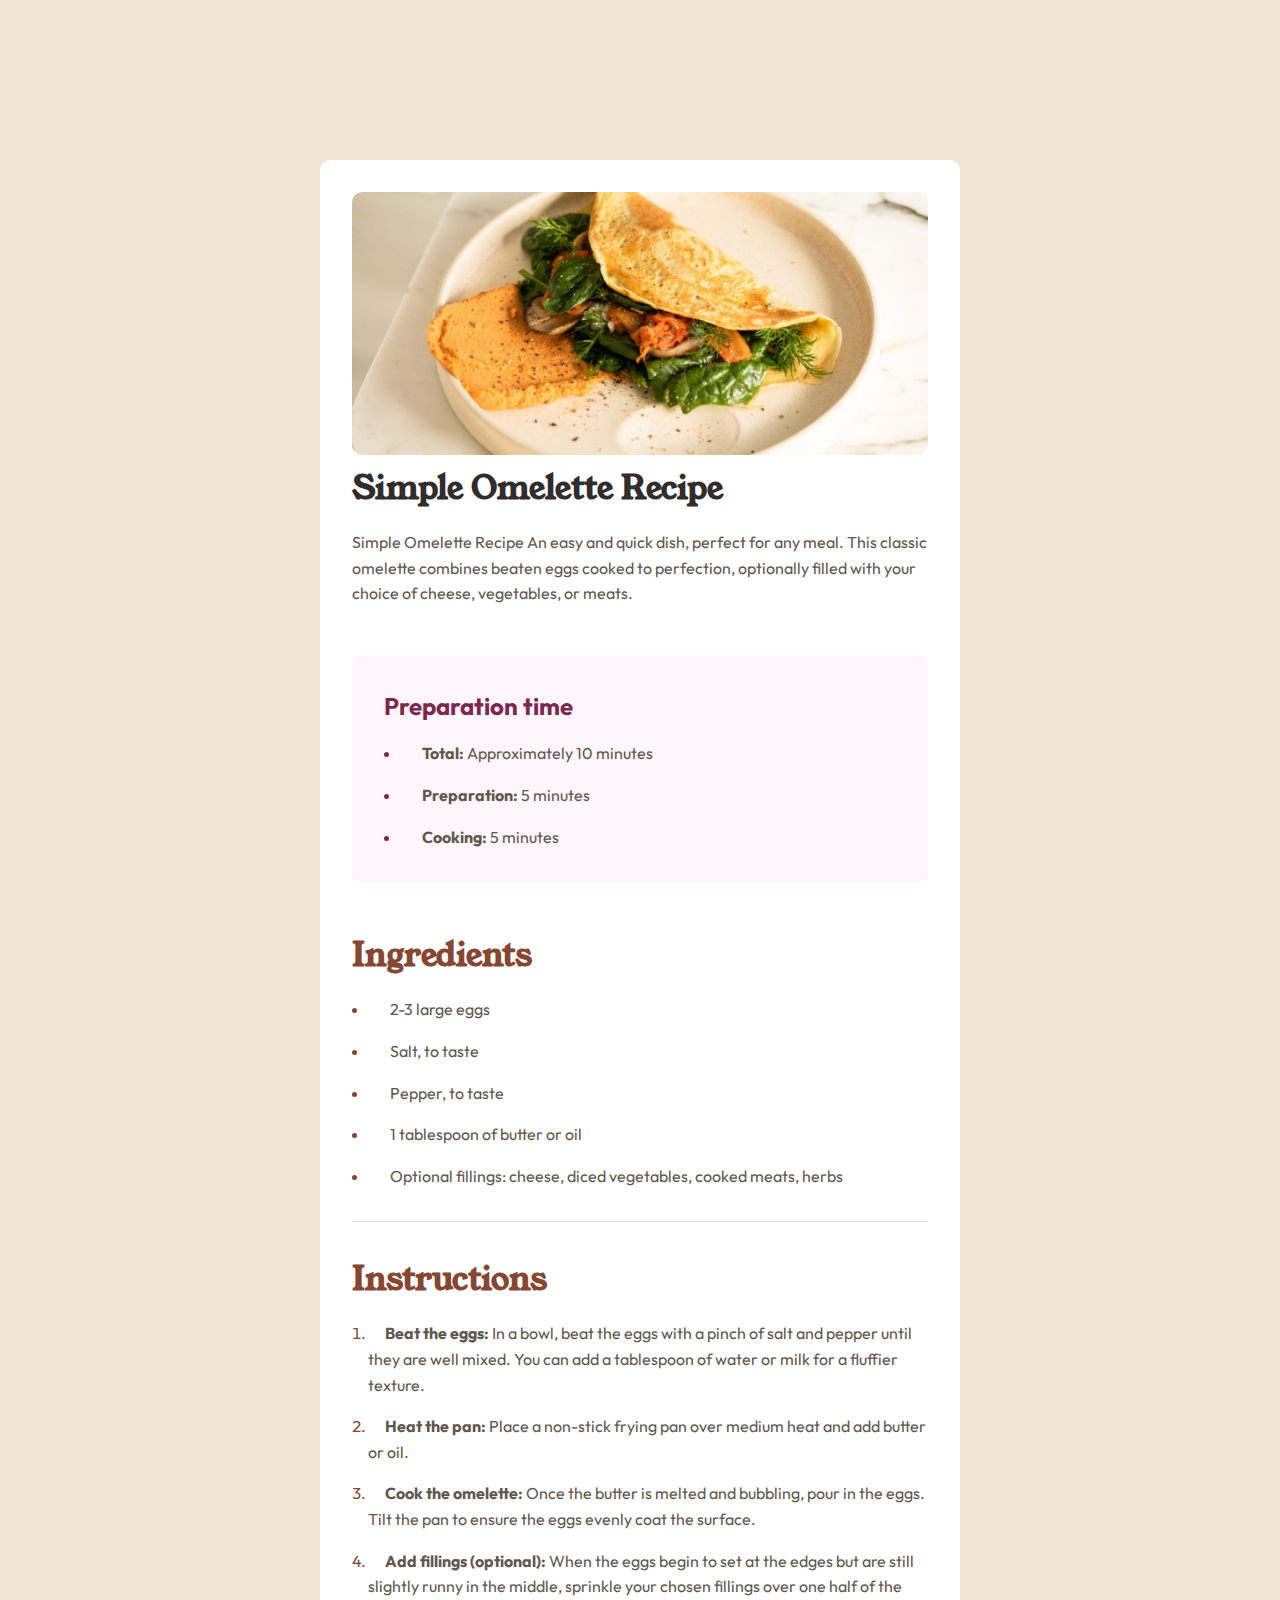
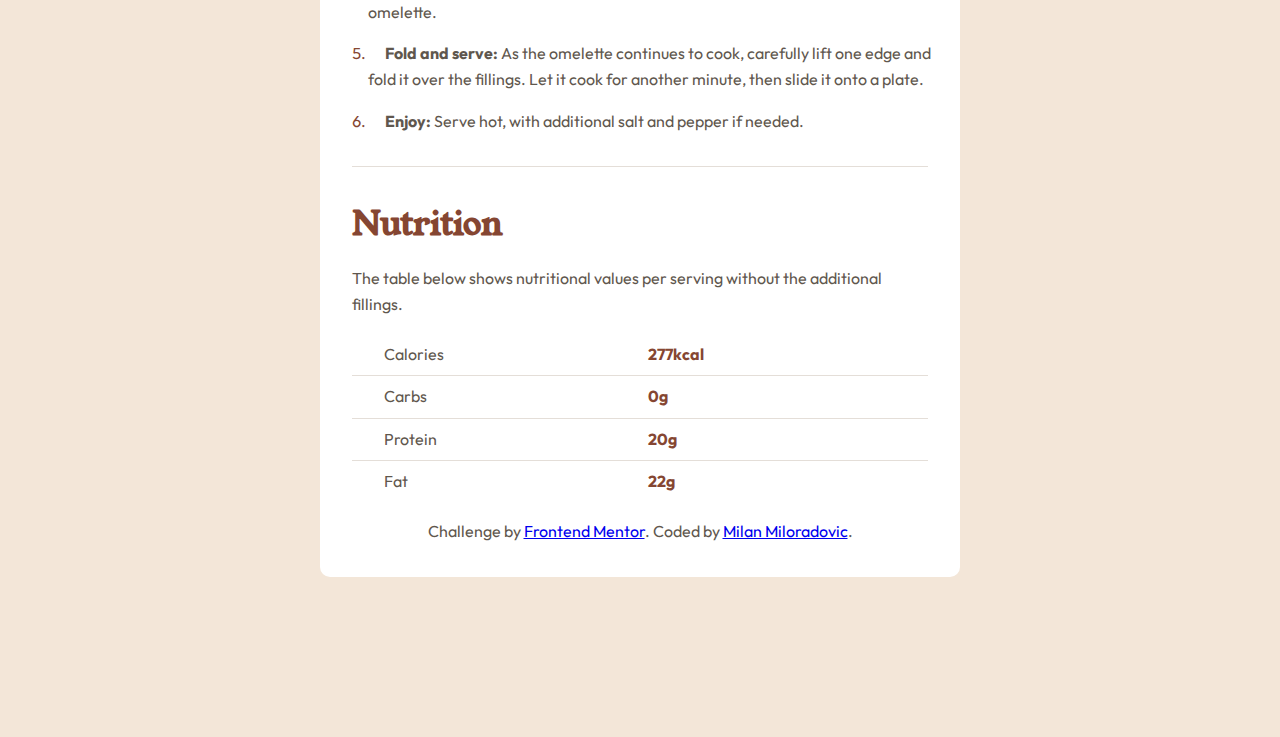
<file: recipe-page-main/index.html>
<!DOCTYPE html>
<html lang="en">
  <head>
    <meta charset="UTF-8" />
    <meta name="viewport" content="width=device-width, initial-scale=1.0" />

    <link href="./style.css" rel="stylesheet" />

    <link
      rel="icon"
      type="image/png"
      sizes="32x32"
      href="./images/favicon-32x32.png"
    />

    <title>Receipe Page Main</title>
  </head>
  <body>
    <div class="container">
      <header class="header">
        <div class="header-img">
          <img src="./images/image-omelette.jpeg" alt="Omelette" />
        </div>
        <h1 class="title">Simple Omelette Recipe</h1>
        <p>
          Simple Omelette Recipe An easy and quick dish, perfect for any meal.
          This classic omelette combines beaten eggs cooked to perfection,
          optionally filled with your choice of cheese, vegetables, or meats.
        </p>
      </header>

      <section class="preparation">
        <h2>Preparation time</h2>
        <ul class="preparation-list">
          <li>
            <span><b>Total:</b> Approximately 10 minutes</span>
          </li>
          <li>
            <span><b>Preparation:</b> 5 minutes</span>
          </li>
          <li>
            <span><b>Cooking:</b> 5 minutes</span>
          </li>
        </ul>
      </section>

      <section class="ingredients">
        <h1>Ingredients</h1>
        <ul class="ingredient-list">
          <li><span>2-3 large eggs</span></li>
          <li><span>Salt, to taste</span></li>
          <li><span>Pepper, to taste</span></li>
          <li><span>1 tablespoon of butter or oil</span></li>
          <li>
            <span
              >Optional fillings: cheese, diced vegetables, cooked meats,
              herbs</span
            >
          </li>
        </ul>
      </section>

      <section class="instructions">
        <h1>Instructions</h1>
        <ol class="instruction-list">
          <li>
            <span>
              <b>Beat the eggs:</b> In a bowl, beat the eggs with a pinch of
              salt and pepper until they are well mixed. You can add a
              tablespoon of water or milk for a fluffier texture.
            </span>
          </li>
          <li>
            <span>
              <b>Heat the pan:</b> Place a non-stick frying pan over medium heat
              and add butter or oil.
            </span>
          </li>
          <li>
            <span>
              <b>Cook the omelette:</b> Once the butter is melted and bubbling,
              pour in the eggs. Tilt the pan to ensure the eggs evenly coat the
              surface.
            </span>
          </li>
          <li>
            <span>
              <b>Add fillings (optional):</b> When the eggs begin to set at the
              edges but are still slightly runny in the middle, sprinkle your
              chosen fillings over one half of the omelette.
            </span>
          </li>
          <li>
            <span>
              <b>Fold and serve:</b> As the omelette continues to cook,
              carefully lift one edge and fold it over the fillings. Let it cook
              for another minute, then slide it onto a plate.
            </span>
          </li>
          <li>
            <span>
              <b>Enjoy:</b> Serve hot, with additional salt and pepper if
              needed.
            </span>
          </li>
        </ol>
      </section>

      <section class="nutrition">
        <h1>Nutrition</h1>
        <p>
          The table below shows nutritional values per serving without the
          additional fillings.
        </p>

        <table>
          <tbody>
            <tr>
              <td class="name">Calories</td>
              <td class="unit">277kcal</td>
            </tr>
            <tr>
              <td class="name">Carbs</td>
              <td class="unit">0g</td>
            </tr>
            <tr>
              <td class="name">Protein</td>
              <td class="unit">20g</td>
            </tr>
            <tr>
              <td class="name">Fat</td>
              <td class="unit">22g</td>
            </tr>
          </tbody>
        </table>
      </section>

      <div class="attribution">
        Challenge by
        <a href="https://www.frontendmentor.io?ref=challenge" target="_blank"
          >Frontend Mentor</a
        >. Coded by
        <a href="https://www.frontendmentor.io/profile/milanmiloradovic"
          >Milan Miloradovic</a
        >.
      </div>
    </div>
  </body>
</html>
</file>
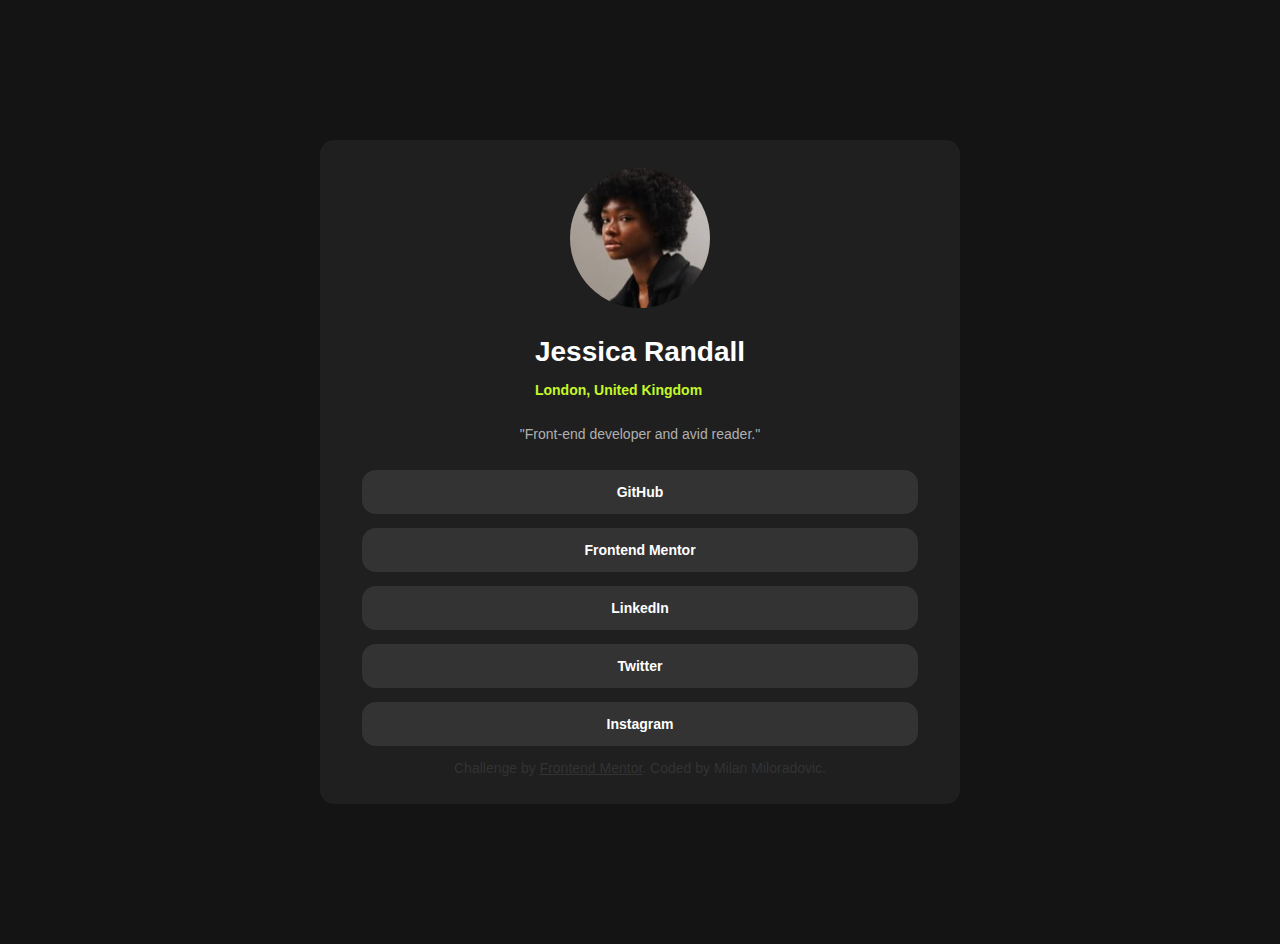
<file: social-links-profile-main/index.html>
<!DOCTYPE html>
<html lang="en">
  <head>
    <meta charset="UTF-8" />
    <meta name="viewport" content="width=device-width, initial-scale=1.0" />

    <link href="./style.css" rel="stylesheet" />

    <link
      rel="icon"
      type="image/png"
      sizes="32x32"
      href="./images/favicon-32x32.png"
    />

    <title>Frontend Mentor | Social links profile</title>
  </head>
  <body>
    <div class="container">
      <section class="profile">
        <img
          class="profile-img"
          src="./images/avatar-jessica.jpeg"
          alt="Profile Image"
        />
        <div class="profile-heading">
          <h1 class="name">Jessica Randall</h1>
          <h3 class="place">London, United Kingdom</h3>
        </div>
        <p class="job">"Front-end developer and avid reader."</p>
      </section>
      <section class="social">
        <ul class="social-links">
          <li><a class="social-link" href="#">GitHub</a></li>
          <li><a class="social-link" href="#">Frontend Mentor</a></li>
          <li><a class="social-link" href="#">LinkedIn</a></li>
          <li><a class="social-link" href="#">Twitter</a></li>
          <li><a class="social-link" href="#">Instagram</a></li>
        </ul>
      </section>
      <div class="attribution">
        Challenge by
        <a href="https://www.frontendmentor.io?ref=challenge" target="_blank"
          >Frontend Mentor</a
        >. Coded by
        <a href="https://www.frontendmentor.io/profile/milanmiloradovic"></a>
          Milan Miloradovic</a
        >.
      </div>
    </div>
  </body>
</html>
</file>
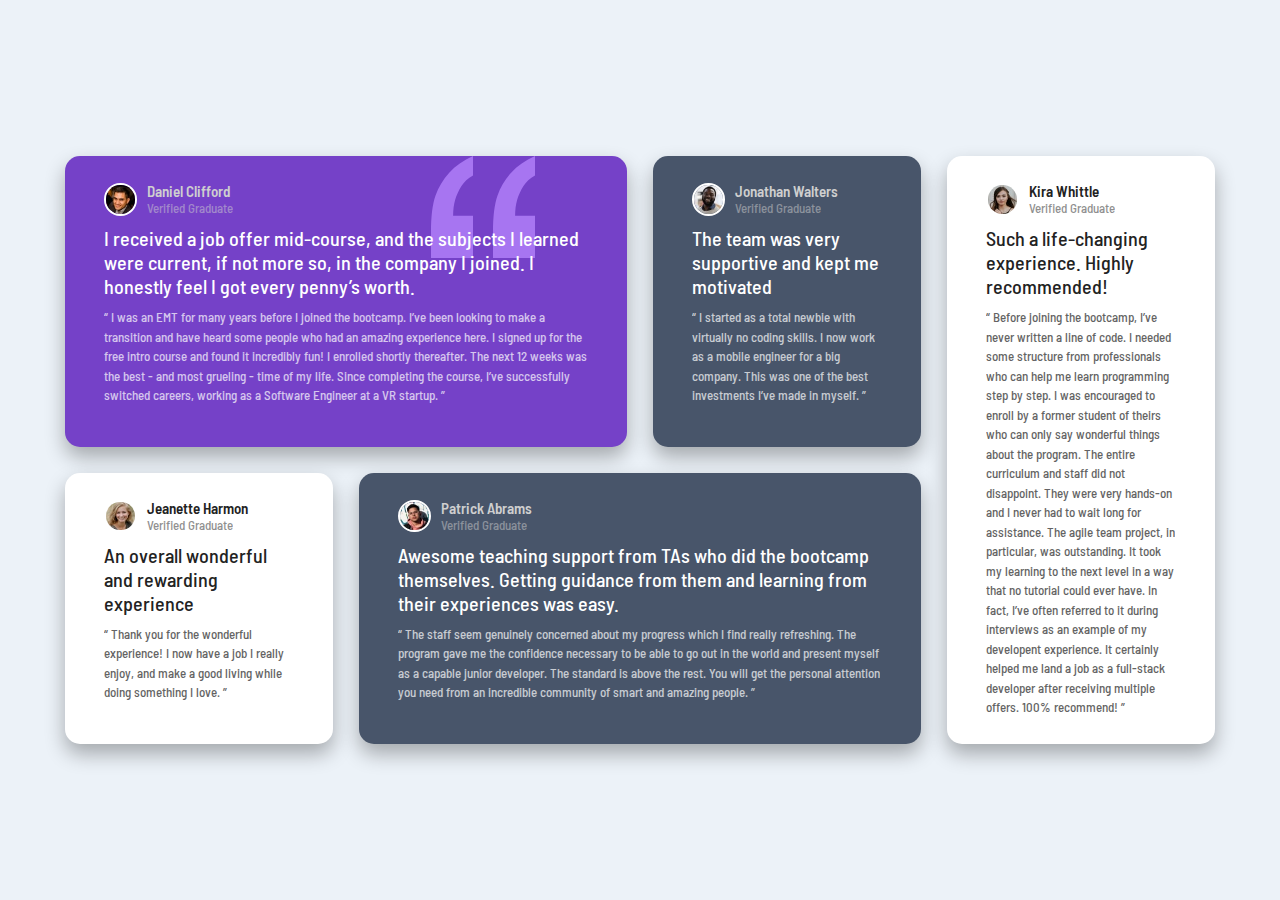
<file: testimonials-grid-section/index.html>
<!DOCTYPE html>
<html lang="en">
  <head>
    <meta charset="UTF-8" />
    <meta name="viewport" content="width=device-width, initial-scale=1.0" />

    <link rel="stylesheet" href="./style.css" />

    <link
      rel="icon"
      type="image/png"
      sizes="32x32"
      href="./images/favicon-32x32.png"
    />

    <title>Frontend Mentor | [Challenge Name Here]</title>
  </head>
  <body>
    <main>
      <article class="card card--1">
        <div class="card--head">
          <img src="./images/image-daniel.jpg" alt="Daniel Photo" />
          <div class="card--user">
            <div class="name">Daniel Clifford</div>
            <p class="title">Verified Graduate</p>
          </div>
        </div>
        <div class="card--heading">
          I received a job offer mid-course, and the subjects I learned were
          current, if not more so, in the company I joined. I honestly feel I
          got every penny’s worth.
        </div>
        <p class="card--detail">
          “ I was an EMT for many years before I joined the bootcamp. I’ve been
          looking to make a transition and have heard some people who had an
          amazing experience here. I signed up for the free intro course and
          found it incredibly fun! I enrolled shortly thereafter. The next 12
          weeks was the best - and most grueling - time of my life. Since
          completing the course, I’ve successfully switched careers, working as
          a Software Engineer at a VR startup. ”
        </p>
      </article>
      <article class="card card--2">
        <div class="card--head">
          <img src="./images/image-jonathan.jpg" alt="Jonathan Photo" />
          <div class="card--user">
            <div class="name">Jonathan Walters</div>
            <p class="title">Verified Graduate</p>
          </div>
        </div>
        <div class="card--heading">
          The team was very supportive and kept me motivated
        </div>
        <p class="card--detail">
          “ I started as a total newbie with virtually no coding skills. I now
          work as a mobile engineer for a big company. This was one of the best
          investments I’ve made in myself. ”
        </p>
      </article>
      <article class="card card--3">
        <div class="card--head">
          <img src="./images/image-jeanette.jpg" alt="Jeanette Photo" />
          <div class="card--user">
            <div class="name">Jeanette Harmon</div>
            <p class="title">Verified Graduate</p>
          </div>
        </div>
        <div class="card--heading">
          An overall wonderful and rewarding experience
        </div>
        <p class="card--detail">
          “ Thank you for the wonderful experience! I now have a job I really
          enjoy, and make a good living while doing something I love. ”
        </p>
      </article>
      <article class="card card--4">
        <div class="card--head">
          <img src="./images/image-patrick.jpg" alt="Patrick Photo" />
          <div class="card--user">
            <div class="name">Patrick Abrams</div>
            <p class="title">Verified Graduate</p>
          </div>
        </div>
        <div class="card--heading">
          Awesome teaching support from TAs who did the bootcamp themselves.
          Getting guidance from them and learning from their experiences was
          easy.
        </div>
        <p class="card--detail">
          “ The staff seem genuinely concerned about my progress which I find
          really refreshing. The program gave me the confidence necessary to be
          able to go out in the world and present myself as a capable junior
          developer. The standard is above the rest. You will get the personal
          attention you need from an incredible community of smart and amazing
          people. ”
        </p>
      </article>
      <article class="card card--5">
        <div class="card--head">
          <img src="./images/image-kira.jpg" alt="Kira Photo" />
          <div class="card--user">
            <div class="name">Kira Whittle</div>
            <p class="title">Verified Graduate</p>
          </div>
        </div>
        <div class="card--heading">
          Such a life-changing experience. Highly recommended!
        </div>
        <p class="card--detail">
          “ Before joining the bootcamp, I’ve never written a line of code. I
          needed some structure from professionals who can help me learn
          programming step by step. I was encouraged to enroll by a former
          student of theirs who can only say wonderful things about the program.
          The entire curriculum and staff did not disappoint. They were very
          hands-on and I never had to wait long for assistance. The agile team
          project, in particular, was outstanding. It took my learning to the
          next level in a way that no tutorial could ever have. In fact, I’ve
          often referred to it during interviews as an example of my developent
          experience. It certainly helped me land a job as a full-stack
          developer after receiving multiple offers. 100% recommend! ”
        </p>
      </article>
    </main>
    <!-- <div class="attribution">
      Challenge by
      <a href="https://www.frontendmentor.io?ref=challenge" target="_blank"
        >Frontend Mentor</a
      >. Coded by <a href="#">Your Name Here</a>.
    </div> -->
  </body>
</html>
</file>
<file: recipe-page-main/style.css>
@import url("https://fonts.googleapis.com/css2?family=Outfit:wght@400;600;700&family=Young+Serif&display=swap");

:root {
  --nutmeg: hsl(14, 45%, 36%);
  --dark-raspberry: hsl(332, 51%, 32%);
  --white: hsl(0, 0%, 100%);
  --rose-white: hsl(330, 100%, 98%);
  --eggshell: hsl(30, 54%, 90%);
  --lightgrey: hsl(30, 18%, 87%);
  --wengebrown: hsl(30, 10%, 34%);
  --dark-charcoal: hsl(24, 5%, 18%);
}

* {
  padding: 0;
  margin: 0;
  box-sizing: border-box;
}

html {
  font-size: 16px;
}

body {
  font-family: "Outfit", sans-serif;
  line-height: 1.6;
  font-weight: 400;
  background-color: var(--eggshell);
  color: var(--wengebrown);
}

.container {
  background-color: var(--white);
  max-width: 50%;
  margin: 10rem auto;
  border-radius: 10px;
  padding: 2rem;
  box-sizing: border-box;
}

h1 {
  font-size: 2rem;
  margin-bottom: 1rem;
  font-family: "Young Serif", serif;
  font-weight: 600;
  color: var(--nutmeg);
}

.ingredients,
.instructions {
  margin-bottom: 2rem;
  padding-bottom: 2rem;
  border-bottom: 1px solid var(--lightgrey);
}

.preparation-list,
.ingredient-list,
.instruction-list {
  list-style-position: inside;
  display: flex;
  flex-direction: column;
  gap: 1rem;
}

.preparation-list li span,
.ingredient-list li span,
.instruction-list li span {
  position: relative;
  left: 1rem;
}

.ingredient-list li::marker,
.instruction-list li::marker {
  color: var(--nutmeg);
}

.preparation-list li::marker {
  color: var(--dark-raspberry);
}

img {
  max-width: 100%;
  border-radius: 10px;
}

.title {
  font-family: "Young Serif", serif;
  font-weight: 700;
  color: var(--dark-charcoal);
  margin-bottom: 1rem 0;
  font-size: 3rem;
}

.preparation {
  margin: 3rem 0;
  background-color: var(--rose-white);
  border-radius: 10px;
  padding: 2rem;
}

.preparation h2 {
  margin-bottom: 1rem;
  color: var(--dark-raspberry);
}

.nutrition p {
  margin-bottom: 1rem;
}

table {
  border-collapse: collapse;
  width: 100%;
}

table tr {
  border-bottom: 1px solid var(--lightgrey);
}

table tr:last-child {
  border-bottom: none;
}

table th,
table td {
  padding: 0.5rem;
}

.name {
  padding-left: 2rem;
  width: 50%;
}

.unit {
  color: var(--nutmeg);
  font-weight: 700;
}

.attribution {
  text-align: center;
  margin-top: 1rem;
}

@media (max-width: 90em) {
  .title {
    font-size: 2rem;
  }
}

@media (max-width: 30em) {
  .container {
    max-width: 100%;
    margin: 0;
    border-radius: 0;
    position: relative;
  }

  img {
    position: absolute;
    border-radius: 0;
    left: 0;
    top: 0;
    width: 100%;
  }

  .title {
    margin-top: 12rem;
  }
}
</file>
<file: social-links-profile-main/style.css>
@import url("https:; //fonts.googleapis.com/css2?family=Inter:wght@400;600;700&display=swap");

/*
- Mobile: 375px
- Desktop: 1440px
*/

:root {
  --green: hsl(75, 94%, 57%);
  --white: hsl(0, 0%, 100%);
  --grey: hsl(0, 0%, 20%);
  --light-grey: hsl(0, 0%, 69%);
  --dark-grey: hsl(0, 0%, 12%);
  --off-black: hsl(0, 0%, 8%);
}

* {
  padding: 0;
  margin: 0;
  box-sizing: border-box;
}

html {
  font-size: 14px;
}

body {
  font-family: "Inter", sans-serif;
  font-weight: 400;
  background-color: var(--off-black);
  color: var(--white);
}

.container {
  background-color: var(--dark-grey);
  max-width: 30%;
  margin: 10rem auto;
  padding: 2rem;
  border-radius: 1rem;
}

.profile {
  display: flex;
  flex-direction: column;
  align-items: center;
  gap: 2rem;
}

.profile-img {
  height: 10rem;
  width: 10rem;
  border-radius: 50%;
}

.name {
  margin-bottom: 1rem;
}

.place {
  font-size: 1rem;
  font-weight: 700;
  color: var(--green);
}

.job {
  color: var(--light-grey);
  margin-bottom: 1rem;
}

.social-links {
  list-style-position: inside;
  list-style: none;
  display: flex;
  flex-direction: column;
  align-items: center;
  gap: 1rem;
  padding: 1rem;
}

.social-links li {
  width: 100%;
  text-align: center;
}

.social-link {
  background-color: var(--grey);
  display: block;
  font-weight: 700;
  padding: 1rem 0;
  border-radius: 1rem;
}

.social-link:link,
.social-link:visited {
  color: var(--white);
  text-decoration: none;
}

.social-link:hover,
.social-link:active {
  background-color: var(--green);
  color: var(--grey);
}

.attribution {
  text-align: center;
  color: var(--grey);
}

.attribution a {
  color: var(--grey);
}

@media (max-width: 103em) {
  .container {
    max-width: 50%;
  }
}

@media (max-width: 27em) {
  .container {
    max-width: 80%;
  }
}
</file>
<file: testimonials-grid-section/style.css>
@import url("https://fonts.googleapis.com/css2?family=Barlow+Semi+Condensed:wght@500;600&display=swap");

/*
- Mobile: 375px
- Desktop: 1440px
*/

:root {
  --moderate-violet: hsl(263, 55%, 52%);
  --dark-grayish-blue: hsl(217, 19%, 35%);
  --dark-blackish-blue: hsl(219, 29%, 14%);
  --light-gray: hsl(0, 0%, 81%);
  --light-grayish-blue: hsl(210, 46%, 95%);
  --white: hsl(0, 0%, 100%);
}

* {
  margin: 0;
  padding: 0;
  box-sizing: border-box;
}

html {
  font-size: 13px;
}

body {
  font-weight: 500;
  font-family: "Barlow Semi Condensed", sans-serif;
  display: flex;
  align-items: center;
  justify-content: center;
  min-height: 100vh;
  background-color: var(--light-grayish-blue);
}

main {
  display: grid;
  max-width: 1150px;
  grid-template-columns: repeat(4, 1fr);
  grid-template-rows: repeat(2, min-content);
  gap: 2rem;
}

.card {
  display: flex;
  flex-direction: column;
  box-shadow: 0 10px 20px rgba(0, 0, 0, 0.3);
  border-radius: 15px;
  background-color: var(--dark-grayish-blue);
  padding: 2rem 3rem;
}

.card--head {
  display: flex;
  align-items: center;
  color: var(--light-gray);
  margin-bottom: 10px;
}

.card--head img {
  width: 2.5rem;
  height: 2.5rem;
  border-radius: 50%;
  margin-right: 10px;
  border: 2px solid var(--white);
}

.name {
  font-weight: 600;
  font-size: 15px;
}

.title {
  opacity: 0.5;
}

.card--heading {
  color: var(--white);
  margin-bottom: 10px;
  font-size: 20px;
}

.card--detail {
  color: var(--white);
  line-height: 1.5;
  opacity: 0.7;
}

.card--1 {
  grid-column: 1 / 3;
  background-color: var(--moderate-violet);
  background-image: url("images/bg-pattern-quotation.svg");
  background-repeat: no-repeat;
  background-position: 80% 0;
}

.card--2 {
  grid-column: 3 / 4;
}

.card--3 {
  grid-row: 2 / 3;
  grid-column: 1 / 2;
  background-color: var(--white);
}

.card--4 {
  grid-row: 2 / 3;
  grid-column: 2 / 4;
}

.card--5 {
  grid-row: -1 / 1;
  grid-column: 4 / 5;
  background-color: var(--white);
}

.card--3 .card--heading,
.card--3 .card--head,
.card--3 .card--detail,
.card--5 .card--heading,
.card--5 .card--head,
.card--5 .card--detail {
  color: #222;
}

@media (max-width: 1024px) {
  body {
    padding: 20px;
  }

  main {
    grid-template-columns: repeat(3, 1fr);
    grid-template-rows: repeat(3, min-content);
    width: 95%;
    gap: 1rem;
  }

  .card--1 {
    grid-column: 1 / 3;
  }

  .card--2 {
    grid-column: 3 / 4;
  }

  .card--5 {
    grid-column: 1 / 4;
    grid-row: 3 / 4;
  }
}

@media (max-width: 768px) {
  main {
    margin-top: 20px;
    grid-template-columns: repeat(auto-fill, minmax(50%, 1fr));
    grid-template-rows: minmax(auto, auto);
  }

  .card {
    grid-column: unset !important;
    grid-row: unset !important;
  }
}
</file>
